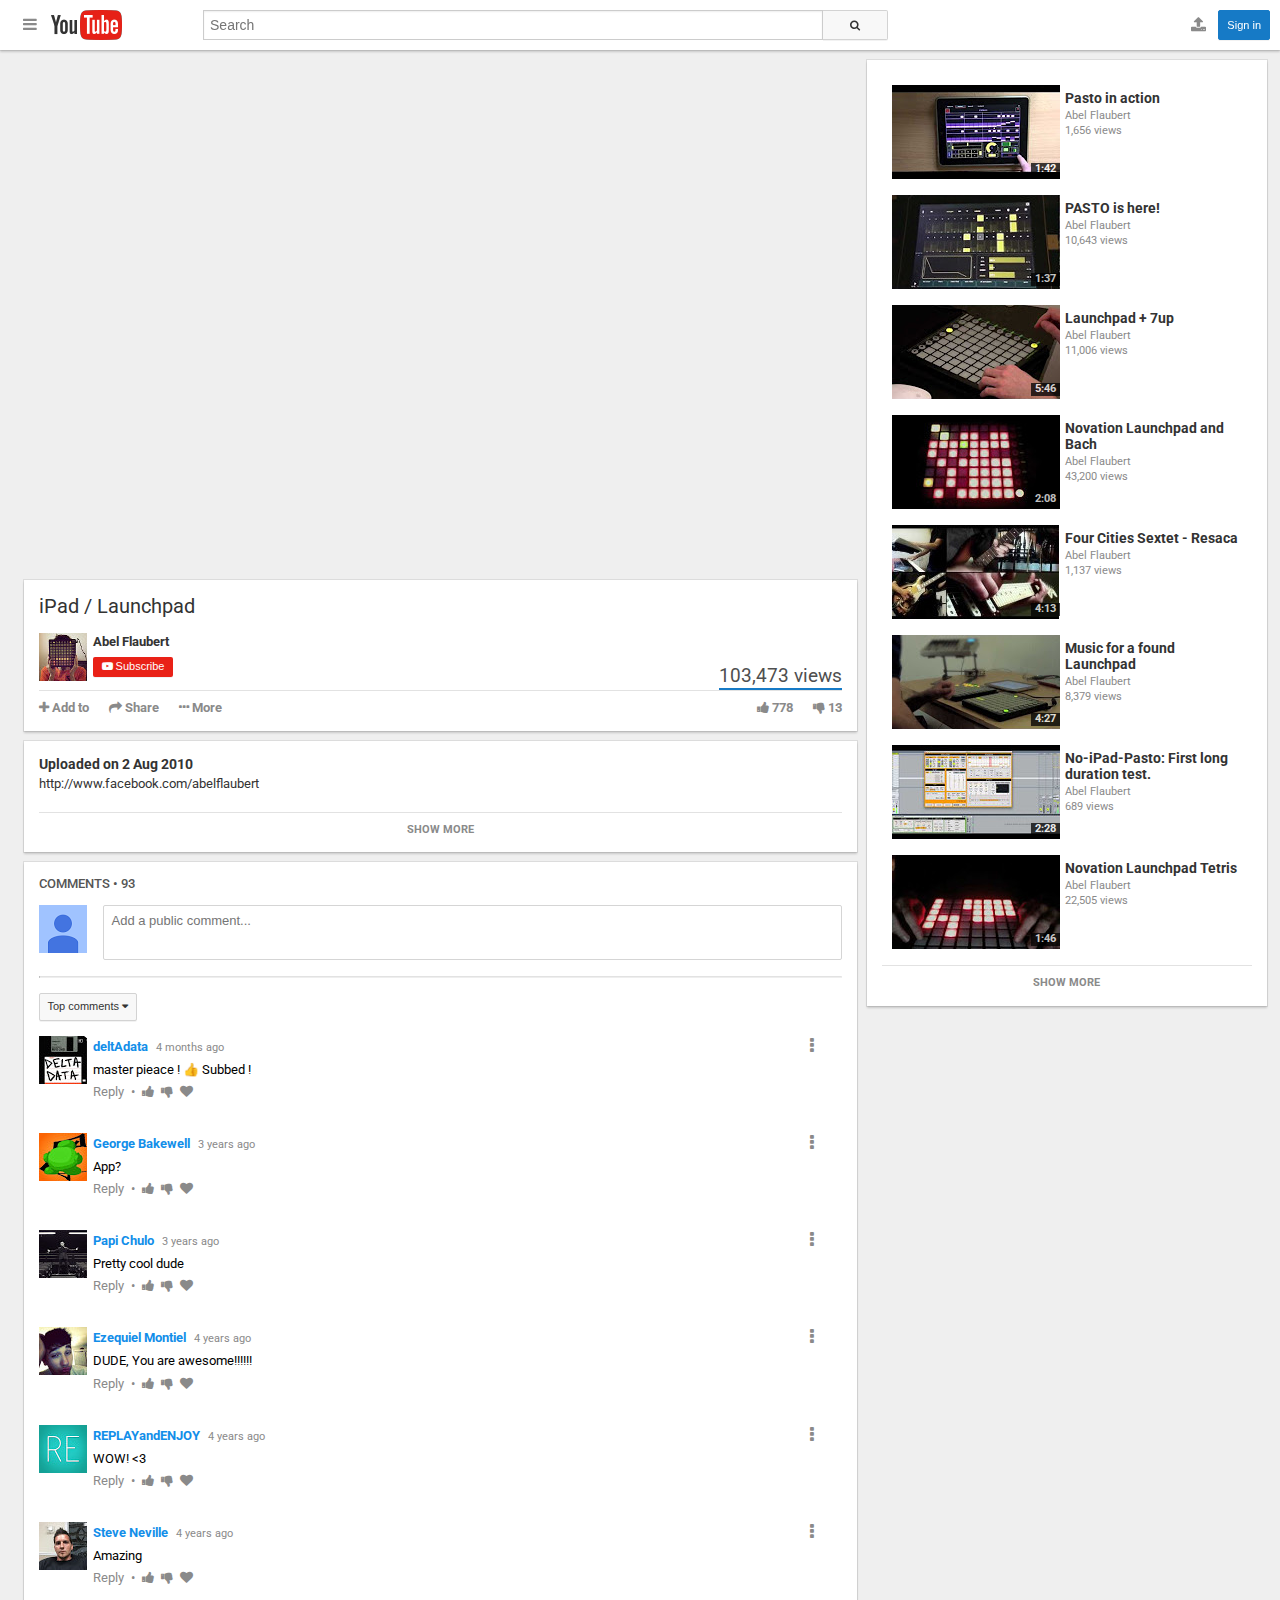
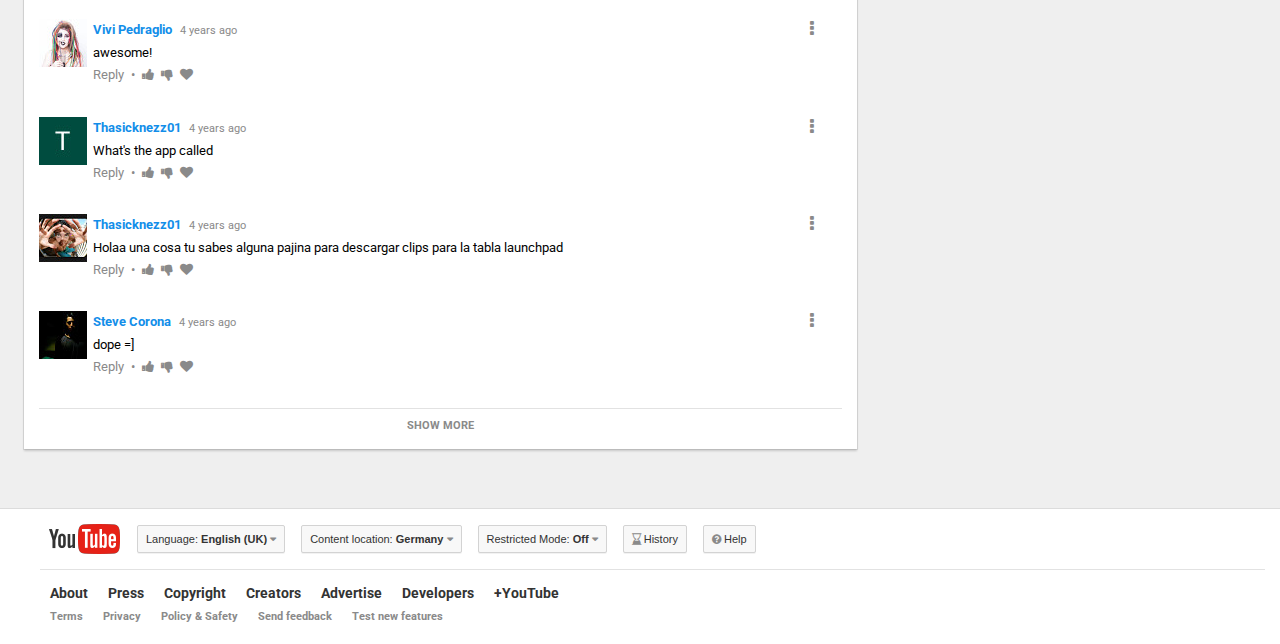
<file: index.html>
<!DOCTYPE html>
<html>

<head>
  <title>iPad / Launchpad - YouTube</title>
  <meta charset="utf-8">
  <meta name="viewport" content="width=device-width, initial-scale=1, maximum-scale=1">
  <link rel="shortcut icon" href="https://s.ytimg.com/yts/img/favicon-vflz7uhzw.ico" type="image/x-icon">

  <link href="https://maxcdn.bootstrapcdn.com/font-awesome/4.7.0/css/font-awesome.min.css" rel="stylesheet prefetch">
  <link href="https://fonts.googleapis.com/css?family=Roboto" rel="stylesheet">
  <link href="styles/lib/normalize.css" type="text/css" rel="stylesheet">
  <link href="styles/main.css" type="text/css" rel="stylesheet">
</head>
<body>

  <header class="header container flex-row">
      <div class="youtube-menu flex-row">
        <button class="navbar"><i class="fa fa-bars" aria-hidden="true"></i></button>
        <span class="youtube-logo"></span>
      </div>
      <div class="search-box flex-row">
        <input type="text" name="searchinput" placeholder="Search">
        <button class="button" type="button"><i class="fa fa-search" aria-hidden="true"></i></button>
      </div>
      <div class="sign-in flex-row">
        <button class="upload"><i class="fa fa-upload" aria-hidden="true"></i></button>
        <button class="button" type="button">Sign in</button>
      </div>
  </header>

  <div class="main flex-row">

<!-- //// LEFT COLUMN VIDEO COMMENTS////  -->
    <div class="left-col">
      <section class="video-section">
        <div class="video">
          <iframe width="853" height="480" src="https://www.youtube.com/embed/_CLbWAxH2WY?ecver=1" frameborder="0" allowfullscreen></iframe>
        </div>
        <div class="social container flex-col">
          <div class="title-cont">
            <h2>iPad / Launchpad</h2>
          </div>
          <div class="user-views flex-row">
            <div class="user-cont flex-row">
              <div class="user-avatar">
                <img src="images/avatar.jpg" alt="Abel Flaubert">
              </div>
              <div class="user-name">
                <p>Abel Flaubert</p>
                <div class="subscribe-button">
                  <button class="button" type="button"><i class="fa fa-youtube-play" aria-hidden="true"></i> Subscribe</button>
                </div>
              </div>
            </div>
            <div class="views">
              <p>103,473 views</p>
            </div>
          </div>
          <div class="share-cont flex-row">
            <div class="share flex-row">
              <p><i class="fa fa-plus" aria-hidden="true"></i> Add to</p>
              <p><i class="fa fa-share" aria-hidden="true"></i> Share</p>
              <p><i class="fa fa-ellipsis-h" aria-hidden="true"></i> More</p>
            </div>
            <div class="likes flex-row">
              <p><i class="fa fa-thumbs-up" aria-hidden="true"></i> 778</p>
              <p><i class="fa fa-thumbs-down" aria-hidden="true"></i> 13</p>
            </div>
          </div>
        </div>

        <div class="info container">
          <div class="video-description">
            <p>Uploaded on 2 Aug 2010</p>
            <a href="#">http://www.facebook.com/abelflaubert</a>
          </div>
          <div class="show-more">
            <p>show more</p>
          </div>
        </div>

        <div class="comments container">
          <div class="count">Comments • 93</div>
          <div class="add-comment-cont flex-row">
            <div class="user-avatar">
              <img src="images/anonymous-avatar.png" alt="Abel Flaubert">
            </div>
            <div class="comment">
              <textarea class="textarea" rows="3" cols="122" placeholder="Add a public comment..."></textarea>
            </div>
          </div>
          <hr class="show-more">
          <div class="comments-button">
            <button class="button" type="button">Top comments <i class="fa fa-caret-down" aria-hidden="true"></i></button>
          </div>
          <div class="comment-list">
            <!-- comment -->
            <div class="comment-cont flex-row">
                <div class="user-avatar">
                  <img src="images/usr1.jpg" alt="deltAdata">
                </div>
                <div class="user-entry">
                  <div class="name">
                    <a href="#">deltAdata</a>
                    <p>4 months ago</p>
                  </div>
                  <div class="text">
                    <p>master pieace ! 👍 Subbed !﻿</p>
                  </div>
                  <div class="footer">
                    <p>Reply</p>
                    <span> • </span>
                    <span><i class="fa fa-thumbs-up"></i></span>
                    <span><i class="fa fa-thumbs-down"></i></span>
                    <span><i class="fa fa-heart"></i></span>
                  </div>
                </div>
                <div class="user-options">
                  <i class="fa fa-ellipsis-v fa"></i>
                </div>
            </div>

            <!-- comment -->
            <div class="comment-cont flex-row">
                <div class="user-avatar">
                  <img src="images/usr2.jpg" alt="George Bakewell">
                </div>
                <div class="user-entry">
                  <div class="name">
                    <a href="#">George Bakewell</a>
                    <p>3 years ago</p>
                  </div>
                  <div class="text">
                    <p>App?﻿</p>
                  </div>
                  <div class="footer">
                    <p>Reply</p>
                    <span> • </span>
                    <span><i class="fa fa-thumbs-up"></i></span>
                    <span><i class="fa fa-thumbs-down"></i></span>
                    <span><i class="fa fa-heart"></i></span>
                  </div>
                </div>
                <div class="user-options">
                  <i class="fa fa-ellipsis-v fa"></i>
                </div>
            </div>

            <!-- comment -->
            <div class="comment-cont flex-row">
                <div class="user-avatar">
                  <img src="images/usr3.jpg" alt="Papi Chulo">
                </div>
                <div class="user-entry">
                  <div class="name">
                    <a href="#">Papi Chulo</a>
                    <p>3 years ago</p>
                  </div>
                  <div class="text">
                    <p>Pretty cool dude﻿﻿</p>
                  </div>
                  <div class="footer">
                    <p>Reply</p>
                    <span> • </span>
                    <span><i class="fa fa-thumbs-up"></i></span>
                    <span><i class="fa fa-thumbs-down"></i></span>
                    <span><i class="fa fa-heart"></i></span>
                  </div>
                </div>
                <div class="user-options">
                  <i class="fa fa-ellipsis-v fa"></i>
                </div>
            </div>

            <!-- comment -->
            <div class="comment-cont flex-row">
                <div class="user-avatar">
                  <img src="images/usr4.jpg" alt="Ezequiel Montiel">
                </div>
                <div class="user-entry">
                  <div class="name">
                    <a href="#">Ezequiel Montiel</a>
                    <p>4 years ago</p>
                  </div>
                  <div class="text">
                    <p>DUDE, You are awesome!!!!!!﻿﻿﻿</p>
                  </div>
                  <div class="footer">
                    <p>Reply</p>
                    <span> • </span>
                    <span><i class="fa fa-thumbs-up"></i></span>
                    <span><i class="fa fa-thumbs-down"></i></span>
                    <span><i class="fa fa-heart"></i></span>
                  </div>
                </div>
                <div class="user-options">
                  <i class="fa fa-ellipsis-v fa"></i>
                </div>
            </div>

            <!-- comment -->
            <div class="comment-cont flex-row">
                <div class="user-avatar">
                  <img src="images/usr5.jpg" alt="REPLAYandENJOY">
                </div>
                <div class="user-entry">
                  <div class="name">
                    <a href="#">REPLAYandENJOY</a>
                    <p>4 years ago</p>
                  </div>
                  <div class="text">
                    <p>WOW! &lt;3﻿</p>
                  </div>
                  <div class="footer">
                    <p>Reply</p>
                    <span> • </span>
                    <span><i class="fa fa-thumbs-up"></i></span>
                    <span><i class="fa fa-thumbs-down"></i></span>
                    <span><i class="fa fa-heart"></i></span>
                  </div>
                </div>
                <div class="user-options">
                  <i class="fa fa-ellipsis-v fa"></i>
                </div>
            </div>

            <!-- comment -->
            <div class="comment-cont flex-row">
                <div class="user-avatar">
                  <img src="images/usr6.jpg" alt="Steve Neville">
                </div>
                <div class="user-entry">
                  <div class="name">
                    <a href="#">Steve Neville</a>
                    <p>4 years ago</p>
                  </div>
                  <div class="text">
                    <p>Amazing﻿﻿</p>
                  </div>
                  <div class="footer">
                    <p>Reply</p>
                    <span> • </span>
                    <span><i class="fa fa-thumbs-up"></i></span>
                    <span><i class="fa fa-thumbs-down"></i></span>
                    <span><i class="fa fa-heart"></i></span>
                  </div>
                </div>
                <div class="user-options">
                  <i class="fa fa-ellipsis-v fa"></i>
                </div>
            </div>

            <!-- comment -->
            <div class="comment-cont flex-row">
                <div class="user-avatar">
                  <img src="images/usr7.jpg" alt="Vivi Pedraglio">
                </div>
                <div class="user-entry">
                  <div class="name">
                    <a href="#">Vivi Pedraglio</a>
                    <p>4 years ago</p>
                  </div>
                  <div class="text">
                    <p>awesome!﻿﻿</p>
                  </div>
                  <div class="footer">
                    <p>Reply</p>
                    <span> • </span>
                    <span><i class="fa fa-thumbs-up"></i></span>
                    <span><i class="fa fa-thumbs-down"></i></span>
                    <span><i class="fa fa-heart"></i></span>
                  </div>
                </div>
                <div class="user-options">
                  <i class="fa fa-ellipsis-v fa"></i>
                </div>
            </div>

            <!-- comment -->
            <div class="comment-cont flex-row">
                <div class="user-avatar">
                  <img src="images/usr8.jpg" alt="Thasicknezz01">
                </div>
                <div class="user-entry">
                  <div class="name">
                    <a href="#">Thasicknezz01</a>
                    <p>4 years ago</p>
                  </div>
                  <div class="text">
                    <p>What's the app called﻿﻿﻿</p>
                  </div>
                  <div class="footer">
                    <p>Reply</p>
                    <span> • </span>
                    <span><i class="fa fa-thumbs-up"></i></span>
                    <span><i class="fa fa-thumbs-down"></i></span>
                    <span><i class="fa fa-heart"></i></span>
                  </div>
                </div>
                <div class="user-options">
                  <i class="fa fa-ellipsis-v fa"></i>
                </div>
            </div>

            <!-- comment -->
            <div class="comment-cont flex-row">
                <div class="user-avatar">
                  <img src="images/usr9.jpg" alt="Miquel Cabello">
                </div>
                <div class="user-entry">
                  <div class="name">
                    <a href="#">Thasicknezz01</a>
                    <p>4 years ago</p>
                  </div>
                  <div class="text">
                    <p>Holaa una cosa tu sabes alguna pajina para descargar clips para la tabla launchpad﻿</p>
                  </div>
                  <div class="footer">
                    <p>Reply</p>
                    <span> • </span>
                    <span><i class="fa fa-thumbs-up"></i></span>
                    <span><i class="fa fa-thumbs-down"></i></span>
                    <span><i class="fa fa-heart"></i></span>
                  </div>
                </div>
                <div class="user-options">
                  <i class="fa fa-ellipsis-v fa"></i>
                </div>
            </div>

            <!-- comment -->
            <div class="comment-cont flex-row">
                <div class="user-avatar">
                  <img src="images/usr10.jpg" alt="Steve Corona">
                </div>
                <div class="user-entry">
                  <div class="name">
                    <a href="#">Steve Corona</a>
                    <p>4 years ago</p>
                  </div>
                  <div class="text">
                    <p>dope =]﻿</p>
                  </div>
                  <div class="footer">
                    <p>Reply</p>
                    <span> • </span>
                    <span><i class="fa fa-thumbs-up"></i></span>
                    <span><i class="fa fa-thumbs-down"></i></span>
                    <span><i class="fa fa-heart"></i></span>
                  </div>
                </div>
                <div class="user-options">
                  <i class="fa fa-ellipsis-v fa"></i>
                </div>
            </div>

          </div>
          <div class="show-more">
            <p>show more</p>
          </div>
        </div>
      </section>
    </div>

<!-- //// RIGHT COLUMN VIDEO LIST////  -->
    <div class="right-col">
      <section class="video-sidebar container">
        <div class="video-sidebar-content">
          <ul>
            <li>
              <a class="preview flex-row" href="#">
                <div class="video-thumb">
                  <img src="images/vid0.jpg" alt="Pasto in action">
                  <p class="video-time">1:42</p>
                </div>
                <div class="video-data">
                  <h4 class="title">Pasto in action</h4>
                  <p class="user">Abel Flaubert</p>
                  <p class="view-count">1,656 views</p>
                </div>
              </a>
            </li>
            <li>
              <a class="preview flex-row" href="#">
                <div class="video-thumb">
                  <img src="images/vid1.jpg" alt="PASTO is here!">
                  <p class="video-time">1:37</p>
                </div>
                <div class="video-data">
                  <p class="title">PASTO is here!</p>
                  <p class="user">Abel Flaubert</p>
                  <p class="view-count">10,643 views</p>
                </div>
              </a>
            </li>
            <li>
              <a class="preview flex-row" href="#">
                <div class="video-thumb">
                  <img src="images/vid4.jpg" alt="Launchpad  + 7up">
                  <p class="video-time">5:46</p>
                </div>
                <div class="video-data">
                  <h4 class="title">Launchpad  + 7up</h4>
                  <p class="user">Abel Flaubert</p>
                  <p class="view-count">11,006 views</p>
                </div>
              </a>
            </li>
            <li>
              <a class="preview flex-row" href="#">
                <div class="video-thumb">
                  <img src="images/vid2.jpg" alt="Novation Launchpad and Bach">
                  <p class="video-time">2:08</p>
                </div>
                <div class="video-data">
                  <h4 class="title">Novation Launchpad and Bach</h4>
                  <p class="user">Abel Flaubert</p>
                  <p class="view-count">43,200 views</p>
                </div>
              </a>
            </li>
            <li>
              <a class="preview flex-row" href="#">
                <div class="video-thumb">
                  <img src="images/vid5.jpg" alt="Four Cities Sextet - Resaca">
                  <p class="video-time">4:13</p>
                </div>
                <div class="video-data">
                  <h4 class="title">Four Cities Sextet - Resaca</h4>
                  <p class="user">Abel Flaubert</p>
                  <p class="view-count">1,137 views</p>
                </div>
              </a>
            </li>
            <li>
              <a class="preview flex-row" href="#">
                <div class="video-thumb">
                  <img src="images/vid6.jpg" alt="Music for a found Launchpad">
                  <p class="video-time">4:27</p>
                </div>
                <div class="video-data">
                  <h4 class="title">Music for a found Launchpad</h4>
                  <p class="user">Abel Flaubert</p>
                  <p class="view-count">8,379 views</p>
                </div>
              </a>
            </li>
            <li>
              <a class="preview flex-row" href="#">
                <div class="video-thumb">
                  <img src="images/vid7.jpg" alt="No-iPad-Pasto: First long duration test.">
                  <p class="video-time">2:28</p>
                </div>
                <div class="video-data">
                  <h4 class="title">No-iPad-Pasto: First long duration test.</h4>
                  <p class="user">Abel Flaubert</p>
                  <p class="view-count">689 views</p>
                </div>
              </a>
            </li>
            <li>
              <a class="preview flex-row" href="#">
                <div class="video-thumb">
                  <img src="images/vid8.jpg" alt="Novation Launchpad Tetris">
                  <p class="video-time">1:46</p>
                </div>
                <div class="video-data">
                  <h4 class="title">Novation Launchpad Tetris</h4>
                  <p class="user">Abel Flaubert</p>
                  <p class="view-count">22,505 views</p>
                </div>
              </a>
            </li>
          </ul>

        </div>
          <div class="show-more">
            <p>show more</p>
          </div>
      </section>
    </div>

  </div> <!-- end main section -->

  <footer class="footer container flex-col">
    <div class="settings flex-row">
      <span class="youtube-logo"></span>
      <button class="button" type="button">Language: <b>English (UK)</b> <i class="fa fa-caret-down" aria-hidden="true"></i></button>
      <button class="button" type="button">Content location: <b>Germany</b> <i class="fa fa-caret-down" aria-hidden="true"></i></button>
      <button class="button" type="button">Restricted Mode: <b>Off</b> <i class="fa fa-caret-down" aria-hidden="true"></i></button>
      <button class="button" type="button"><i class="fa fa-hourglass-end" aria-hidden="true"></i> History</button>
      <button class="button" type="button"><i class="fa fa-question-circle" aria-hidden="true"></i> Help</button>
    </div>
    <div class="about flex-row">
      <a href="#">About</a>
      <a href="#">Press</a>
      <a href="#">Copyright</a>
      <a href="#">Creators</a>
      <a href="#">Advertise</a>
      <a href="#">Developers</a>
      <a href="#">+YouTube</a>
    </div>
    <div class="policy flex-row">
      <a href="#">Terms</a>
      <a href="#">Privacy</a>
      <a href="#">Policy & Safety</a>
      <a href="#">Send feedback</a>
      <a href="#">Test new features</a>
    </div>
  </footer>

</body>
</html>
</file>
<file: styles/main.css>
* {
  box-sizing: border-box;
  list-style-type: none;
  text-decoration: none;
}

body {
  margin: 0;
  padding: 0;
  font-family: 'Roboto', arial, sans-serif;
  font-size: small;
  background: #efefef;
}

input[type=number]::-webkit-inner-spin-button,
input[type=number]::-webkit-outer-spin-button {
  -webkit-appearance: none;
          appearance: none;
  margin: 0;
}

.flex-row {
  display: -webkit-box;
  display: -ms-flexbox;
  display: flex;
  -webkit-box-orient: horizontal;
  -webkit-box-direction: normal;
      -ms-flex-direction: row;
          flex-direction: row;
}

.flex-col {
  display: -webkit-box;
  display: -ms-flexbox;
  display: flex;
  -webkit-box-orient: vertical;
  -webkit-box-direction: normal;
      -ms-flex-direction: column;
          flex-direction: column;
}

.container {
  background: #fff;
  margin: 10px;
  box-shadow: 0 2px 2px 0 rgba(0, 0, 0, 0.16), 0 0 0 1px rgba(0, 0, 0, 0.08);
  border-radius: 2;
  padding: 15px 15px 5px;
}

.button {
  background: #f8f8f8;
  color: #333;
  height: 28px;
  border: solid 1px #d3d3d3;
  border-radius: 2px;
  padding: 0 8px;
  cursor: pointer;
  box-shadow: 0 1px 0 rgba(0, 0, 0, 0.05);
  font-weight: 500;
  font-size: 11px;
}

.button:hover {
  border-color: #c6c6c6;
  background: #f0f0f0;
  box-shadow: 0 1px 0 rgba(0, 0, 0, 0.1);
}

.button:focus {
  box-shadow: none;
  outline: 0;
}

.button:active {
  background: #e9e9e9;
  box-shadow: inset 0 1px 0 #ddd;
}

.show-more {
  border-top: 1px solid #e2e2e2;
  cursor: pointer;
}

.show-more p {
  color: #8a8a8a;
  text-align: center;
  text-transform: uppercase;
  font-weight: bold;
  font-size: 11px;
}

.show-more:hover p {
  color: #4f4f4f;
}

hr {
  cursor: default !important;
}

header {
  width: 100%;
  z-index: 1000;
  position: fixed;
  margin: 0 !important;
  min-height: 40px;
}

.header, .youtube-menu, .search-box, .sign-in {
  padding: 5px;
}

.youtube-menu {
  -webkit-box-flex: 1;
      -ms-flex-positive: 1;
          flex-grow: 1;
  -webkit-box-pack: start;
      -ms-flex-pack: start;
          justify-content: flex-start;
  -webkit-box-align: center;
      -ms-flex-align: center;
          align-items: center;
}

.navbar, .upload {
  background: transparent;
  border: 0;
  height: 100%;
  width: 40px;
  font-size: 16px;
  cursor: pointer;
  color: #8a8a8a;
}

.navbar:hover, .upload:hover {
  color: #4f4f4f;
}

.navbar:focus, .upload:focus {
  outline: 0;
}

.youtube-logo {
  background: url("../images/logo1.png") no-repeat;
  background-size: auto;
  width: 73px;
  height: 30px;
  cursor: pointer;
}

.search-box {
  -webkit-box-flex: 6;
      -ms-flex-positive: 6;
          flex-grow: 6;
}

.search-box input {
  height: 30px;
  padding: 2px 6px;
  background: #fff;
  font-size: 14px;
  width: 100%;
  border: 1px  solid #ccc;
  box-shadow: inset 0 1px 2px #eee;
  -webkit-transition: border-color .2s ease;
  transition: border-color .2s ease;
}

.search-box input:focus {
  outline: 0;
  border: 1px solid #167ac6;
}

.search-box .button {
  width: 70px;
  height: 30px;
  border-left: red;
  border-top-left-radius: 0;
  border-bottom-left-radius: 0;
}

.sign-in {
  -webkit-box-flex: 4;
      -ms-flex-positive: 4;
          flex-grow: 4;
  -webkit-box-pack: end;
      -ms-flex-pack: end;
          justify-content: flex-end;
  -webkit-box-align: center;
      -ms-flex-align: center;
          align-items: center;
}

.sign-in .button {
  background: #167ac6;
  border-color: #167ac6;
  color: #fff;
  height: 30px;
  white-space: nowrap;
}

.sign-in .button:hover {
  background: #126db3;
}

.sign-in .button:active {
  background: #095b99;
  box-shadow: none;
}

/** Main conteiner **/
div.main {
 justify-content: center;
}

.left-col {
  margin-top: 50px;
}

/****** Video ******/
.video-section {
  max-width: 853px;
  margin-left: auto;
}

.video {
  margin: 10px;
  padding-bottom: 56.25%;
  padding-top: 30px;
  height: 0;
  position: relative;
}

.video iframe {
  top: 0;
  left: 0;
  width: 100%;
  height: 100%;
  position: absolute;
}

/****** Social ******/
.title-cont h2 {
  margin: 0 0 10px;
  color: #333;
  font-size: 20px;
  font-weight: normal;
}

.user-views {
  -webkit-box-pack: justify;
      -ms-flex-pack: justify;
          justify-content: space-between;
}

.user-cont {
  padding: 5px 0;
}

.user-avatar {
  margin-right: 6px;
}

.user-name {
  padding-top: 2px;
}

.user-name p {
  cursor: pointer;
  margin: 0;
  height: 22px;
  color: #333;
  font-weight: bold;
}

.user-name p:hover {
  text-decoration: underline;
}

.subscribe-button .button {
  height: 20px;
  background: #e92117;
  color: #fefefe;
  border: solid 1px transparent;
}

.subscribe-button .button:hover {
  background-color: #cc181e;
}

.subscribe-button .button:focus {
  outline: none;
}

.subscribe-button .button:active {
  background-color: #b31227;
  box-shadow: none;
}

.views {
  border-bottom: 2px solid #167ac6;
  color: #4f4f4f;
  line-height: 24px;
  font-size: 19px;
  -ms-flex-item-align: end;
      align-self: flex-end;
}

.views p {
  margin: 0;
}

.share-cont {
  padding: 10px 0;
  border-top: 1px solid #e2e2e2;
  -webkit-box-pack: justify;
      -ms-flex-pack: justify;
          justify-content: space-between;
}

.share, .likes {
  -ms-flex-item-align: center;
      -ms-grid-row-align: center;
      align-self: center;
}

.share p, .likes p {
  cursor: pointer;
  color: #8a8a8a;
  font-size: 13px;
  font-weight: bold;
}

.share p:hover, .likes p:hover {
  color: #4f4f4f;
}

.share p {
  margin: 0 20px 0 0;
}

.likes p {
  margin: 0 0 0 20px;
}

/****** Info ******/
.video-description {
  margin-bottom: 20px;
}

.video-description p {
  margin: 0 0 5px;
  color: #333;
  font-size: 14px;
  font-weight: bold;
}

.video-description a {
  color: #333;
}

.video-description a:hover {
  color: #167ac6;
  text-decoration: underline;
}

/****** Comments ******/
.count {
  text-transform: uppercase;
  color: #555;
  font-weight: 500;
  margin-bottom: 8px;
}

.comments-button {
  margin: 15px auto;
}

.comment {
  padding-left: 10px;
}

.comment textarea {
  resize: none;
  padding: 8px 8px 0;
  width: 100%;
  cursor: pointer;
  border: 1px solid #d5d5d5;
  border-radius: 2px;
}

.add-comment-cont {
  padding: 5px 0;
}

.comment-cont {
  margin-right: 10px;
  margin-bottom: 30px;
  margin-top: 10px;
}

.comment-cont .user-entry {
  line-height: 1.7em;
  -webkit-box-flex: 1;
      -ms-flex-positive: 1;
          flex-grow: 1;
}

.comment-cont .user-entry .name a {
  color: #128ee9;
  font-weight: bold;
  line-height: 1.3em;
}

.comment-cont .user-entry .name p {
  color: #8a8a8a;
  font-size: 11px;
  padding: 0 5px;
  cursor: pointer;
  display: inline;
}

.comment-cont .user-entry .name a:hover, .comment-cont .user-entry .name p:hover {
  text-decoration: underline;
}

.comment-cont .user-entry .text p {
  margin: 0;
}

.comment-cont .user-entry .footer {
  color: #8a8a8a;
  font-size: 13px;
  cursor: pointer;
}

.comment-cont .user-entry .footer p {
  padding-right: 2px;
  display: inline;
}

.comment-cont .user-entry .footer p:hover {
  color: #4f4f4f;
}

.comment-cont .user-entry .footer span {
  padding: 0 2px;
}

.comment-cont .user-entry .footer span:hover {
  color: #4f4f4f;
}

.comment-cont .user-options {
  text-align: center;
  width: 20px;
  margin-right: 10px;
  color: #8a8a8a;
  font-size: 18px;
  cursor: pointer;
}

.comment-cont .user-options:hover {
  color: #4f4f4f;
}

.right-col {
  margin-top: 50px;
}

.video-sidebar {
  margin: 10px 0;
  max-width: 400px;
}

.video-sidebar ul {
  padding: 10px 10px 0;
  margin: 0 auto;
}

.video-sidebar ul li {
  height: 110px;
  width: auto;
  overflow: hidden;
}

.video-sidebar ul li:hover .title {
  color: #167ac6;
}

.preview {
  -webkit-box-pack: start;
      -ms-flex-pack: start;
          justify-content: flex-start;
}

.video-thumb {
  min-width: 168px;
  position: relative;
  overflow: hidden;
}

.video-thumb .video-time {
  position: absolute;
  bottom: 5px;
  right: 0;
  padding: 0 4px;
  margin: 2px auto;
  font-size: 11px;
  font-weight: bold;
  background-color: #000;
  color: #fff !important;
  opacity: 0.75;
}

.video-data {
  padding-top: 1px;
  margin-left: 5px;
  width: 200px;
  height: 94px;
}

.video-data .user, .video-data .view-count {
  margin: 2px 0;
  color: #8a8a8a;
  font-size: 11px;
}

.video-data .title {
  margin: 4px 0;
  color: #333;
  font-size: 14px;
  font-weight: bold;
}

footer {
  margin: 50px 0 0 !important;
  padding-left: 40px !important;
  padding-bottom: 20px !important;
}

.settings {
  border-bottom: 1px solid #e2e2e2;
  padding-bottom: 15px;
}

.settings span, .settings button {
  margin: auto 8px;
  white-space: nowrap;
}

.settings span i, .settings button i {
  color: #8a8a8a;
}

.about a, .policy a {
  margin: auto 10px;
  font-weight: bold;
}

.about a:hover, .policy a:hover {
  color: #167ac6;
  text-decoration: underline;
}

.about {
  margin-top: 15px;
}

.about a {
  color: #333;
  font-size: 14px;
}

.policy {
  margin-top: 10px;
}

.policy a {
  color: #8a8a8a;
  font-size: 11px;
}

/** Page responsive settings **/
@media all and (max-width: 992px) {
  .video, .social, .info, .comments {
    margin-left: 0;
  }
  .right-col section {
    overflow: hidden;
  }
  .youtube-logo {
    background: url("../images/logo2.png") no-repeat;
    width: 40px;
  }
}

@media all and (max-width: 780px) {
  .right-col {
    margin-top: 0;
  }
  .search-box .button {
    width: 40px;
  }
  .sign-in .upload {
    display: none;
  }
  .main {
    -webkit-box-orient: vertical;
    -webkit-box-direction: normal;
        -ms-flex-direction: column;
            flex-direction: column;
  }
  .video, .social, .info {
    margin: 10px 0;
  }
  .comments {
    display: none;
  }
  .right-col section {
    margin: 0 0 10px;
    max-width: 100%;
  }
  .footer {
    display: none;
  }
}
</file>
